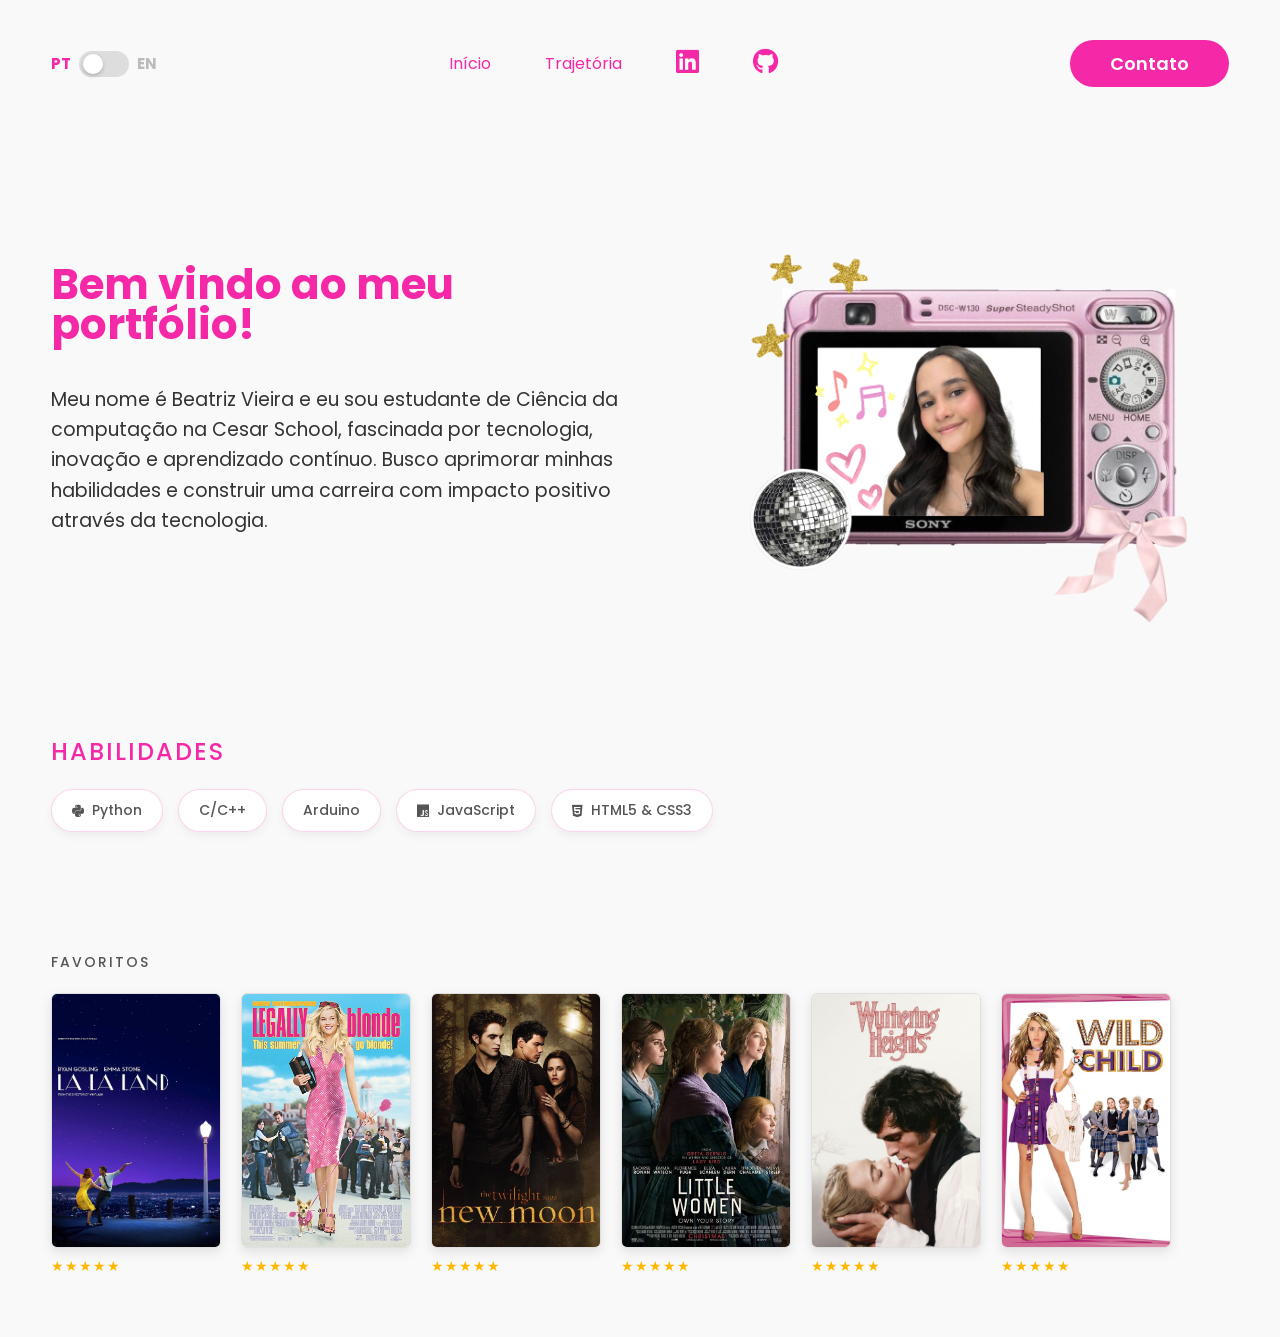
<file: index.html>
<!DOCTYPE html>
<html lang="pt-br">
<head>
    <meta charset="UTF-8">
    <meta name="viewport" content="width=device-width, initial-scale=1.0">
    <link rel="stylesheet" href="style.css">
    
    <link rel="preconnect" href="https://fonts.googleapis.com">
    <link rel="preconnect" href="https://fonts.gstatic.com" crossorigin>
    <link href="https://fonts.googleapis.com/css2?family=Poppins:ital,wght@0,100;0,200;0,300;0,400;0,500;0,600;1,100;1,200;1,300;1,400;1,500;1,600&display=swap" rel="stylesheet">
    
    <link rel="stylesheet" href="https://cdnjs.cloudflare.com/ajax/libs/font-awesome/6.4.0/css/all.min.css">
    
    <title>Beatriz Vieira</title>
</head>
<body>
    <header>
        <div class="interface">
            
            <div class="toggle-container">
                <span class="idioma-texto ativo">PT</span>
                <a href="index-en.html" class="toggle-switch">
                    <span class="toggle-circle"></span>
                </a>
                <span class="idioma-texto">EN</span>
            </div>

            <nav class="menu-desktop">
                <ul>
                    <li><a href="index.html">Início</a></li>
                    <li><a href="trajetoria.html">Trajetória</a></li>
                    <li><a href="https://www.linkedin.com/in/bvot" target="_blank" title="LinkedIn"><i class="fa-brands fa-linkedin" style="font-size: 26px;"></i></a></li>
                    <li><a href="https://github.com/biavieiraa" target="_blank" title="GitHub"><i class="fa-brands fa-github" style="font-size: 26px;"></i></a></li>
                </ul>
            </nav>

            <div class="contato-bia">
                <a href="mailto:bvot@cesar.school" class="botao-contato">Contato</a>
            </div>

        </div>
    </header>

    <main>
        <section class="topo-do-site escondido">
            <div class="interface">
                <div class="flex">
                    <div class="txt-topo-site">
                        <h1>Bem vindo ao meu portfólio!<span></span></h1>
                        <p style="font-size: 19px; line-height: 1.6; color: #333;">Meu nome é Beatriz Vieira e eu sou estudante de Ciência da computação na Cesar School, fascinada por tecnologia, inovação e aprendizado contínuo. Busco aprimorar minhas habilidades e construir uma carreira com impacto positivo através da tecnologia.</p>
                    </div>

                    <div class="img-topo-site">
                        <img src="images/triz.jpg" alt="Foto de Beatriz Vieira" width="500">
                    </div>
                </div>
            </div>
        </section>

        <section class="secao-habilidades escondido">
            <div class="interface">
                <h2 class="titulo-favoritos" style="color: rgb(245, 41, 167); font-size: 24px;">HABILIDADES</h2>
                
                <div class="grid-habilidades">
                    <div class="hab-badge"><i class="fa-brands fa-python"></i> Python</div>
                    <div class="hab-badge">C/C++</div>
                    <div class="hab-badge">Arduino</div>
                    <div class="hab-badge"><i class="fa-brands fa-js"></i> JavaScript</div>
                    <div class="hab-badge"><i class="fa-brands fa-html5"></i> HTML5 & CSS3</div>
                </div>
            </div>
        </section>

        <section class="secao-letterboxd escondido">
            <div class="interface">
                <h2 class="titulo-favoritos">FAVORITOS</h2>
                
                <div class="grid-favoritos">
                    <div class="item-filme">
                        <div class="poster">
                            <img src="images/lalaland.jpg" alt="La La Land">
                        </div>
                        <div class="estrelas-filme">★★★★★</div>
                    </div>

                    <div class="item-filme">
                        <div class="poster">
                            <img src="images/legallyblonde.jpg" alt="Legalmente Loira">
                        </div>
                        <div class="estrelas-filme">★★★★★</div>
                    </div>

                    <div class="item-filme">
                        <div class="poster">
                            <img src="images/twilight.jpg" alt="Crepúsculo: Lua Nova">
                        </div>
                        <div class="estrelas-filme">★★★★★</div>
                    </div>

                    <div class="item-filme">
                        <div class="poster">
                            <img src="images/littlewomen.jpg" alt="Little Women">
                        </div>
                        <div class="estrelas-filme">★★★★★</div>
                    </div>

                    <div class="item-filme">
                        <div class="poster">
                            <img src="images/filme5.jpg" alt="Filme 5">
                        </div>
                        <div class="estrelas-filme">★★★★★</div>
                    </div>

                    <div class="item-filme">
                        <div class="poster">
                            <img src="images/filme6.jpg" alt="Filme 6">
                        </div>
                        <div class="estrelas-filme">★★★★★</div>
                    </div>
                </div>
            </div>
        </section>
    </main>

    <script>
        const observer = new IntersectionObserver((entries) => {
            entries.forEach((entry) => {
                if (entry.isIntersecting) {
                    entry.target.classList.add('mostrar');
                }
            });
        });
        const elementosOcultos = document.querySelectorAll('.escondido');
        elementosOcultos.forEach((el) => observer.observe(el));
    </script>
</body>
</html>
</file>
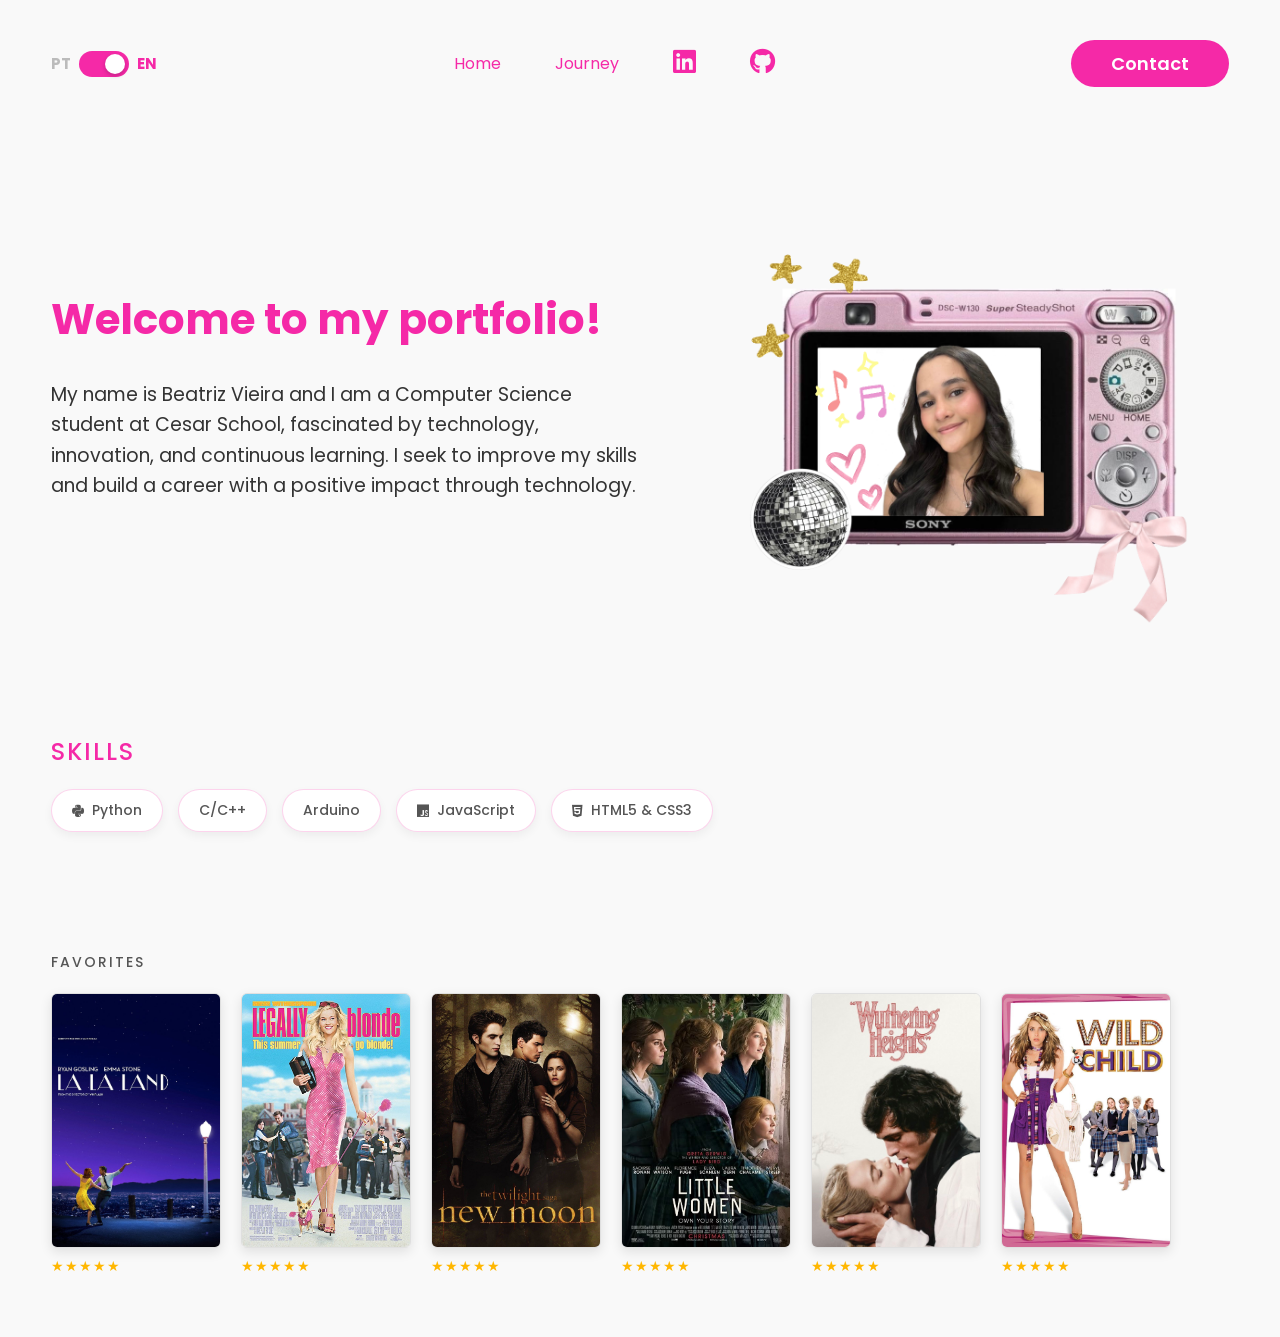
<file: index-en.html>
<!DOCTYPE html>
<html lang="en">
<head>
    <meta charset="UTF-8">
    <meta name="viewport" content="width=device-width, initial-scale=1.0">
    <link rel="stylesheet" href="style.css">
    
    <link rel="preconnect" href="https://fonts.googleapis.com">
    <link rel="preconnect" href="https://fonts.gstatic.com" crossorigin>
    <link href="https://fonts.googleapis.com/css2?family=Poppins:ital,wght@0,100;0,200;0,300;0,400;0,500;0,600;1,100;1,200;1,300;1,400;1,500;1,600&display=swap" rel="stylesheet">
    
    <link rel="stylesheet" href="https://cdnjs.cloudflare.com/ajax/libs/font-awesome/6.4.0/css/all.min.css">
    
    <title>Beatriz Vieira - Portfolio</title>
</head>
<body>
    <header>
        <div class="interface">
            
            <div class="toggle-container">
                <span class="idioma-texto">PT</span>
                <a href="index.html" class="toggle-switch active-en">
                    <span class="toggle-circle"></span>
                </a>
                <span class="idioma-texto ativo">EN</span>
            </div>

            <nav class="menu-desktop">
                <ul>
                    <li><a href="index-en.html">Home</a></li>
                    <li><a href="trajetoria-en.html">Journey</a></li>
                    <li><a href="https://www.linkedin.com/in/bvot" target="_blank" title="LinkedIn"><i class="fa-brands fa-linkedin" style="font-size: 26px;"></i></a></li>
                    <li><a href="https://github.com/biavieiraa" target="_blank" title="GitHub"><i class="fa-brands fa-github" style="font-size: 26px;"></i></a></li>
                </ul>
            </nav>

            <div class="contato-bia">
                <a href="mailto:bvot@cesar.school" class="botao-contato">Contact</a>
            </div>

        </div>
    </header>

    <main>
        <section class="topo-do-site escondido">
            <div class="interface">
                <div class="flex">
                    <div class="txt-topo-site">
                        <h1>Welcome to my portfolio!<span></span></h1>
                        <p style="font-size: 19px; line-height: 1.6; color: #333;">My name is Beatriz Vieira and I am a Computer Science student at Cesar School, fascinated by technology, innovation, and continuous learning. I seek to improve my skills and build a career with a positive impact through technology.</p>
                    </div>

                    <div class="img-topo-site">
                        <img src="images/triz.jpg" alt="Photo of Beatriz Vieira" width="500">
                    </div>
                </div>
            </div>
        </section>

        <section class="secao-habilidades escondido">
            <div class="interface">
                <h2 class="titulo-favoritos" style="color: rgb(245, 41, 167); font-size: 24px;">SKILLS</h2>
                
                <div class="grid-habilidades">
                    <div class="hab-badge"><i class="fa-brands fa-python"></i> Python</div>
                    <div class="hab-badge">C/C++</div>
                    <div class="hab-badge">Arduino</div>
                    <div class="hab-badge"><i class="fa-brands fa-js"></i> JavaScript</div>
                    <div class="hab-badge"><i class="fa-brands fa-html5"></i> HTML5 & CSS3</div>
                </div>
            </div>
        </section>

        <section class="secao-letterboxd escondido">
            <div class="interface">
                <h2 class="titulo-favoritos">FAVORITES</h2>
                
                <div class="grid-favoritos">
                    <div class="item-filme">
                        <div class="poster">
                            <img src="images/lalaland.jpg" alt="La La Land">
                        </div>
                        <div class="estrelas-filme">★★★★★</div>
                    </div>

                    <div class="item-filme">
                        <div class="poster">
                            <img src="images/legallyblonde.jpg" alt="Legally Blonde">
                        </div>
                        <div class="estrelas-filme">★★★★★</div>
                    </div>

                    <div class="item-filme">
                        <div class="poster">
                            <img src="images/twilight.jpg" alt="Twilight: New Moon">
                        </div>
                        <div class="estrelas-filme">★★★★★</div>
                    </div>

                    <div class="item-filme">
                        <div class="poster">
                            <img src="images/littlewomen.jpg" alt="Little Women">
                        </div>
                        <div class="estrelas-filme">★★★★★</div>
                    </div>

                    <div class="item-filme">
                        <div class="poster">
                            <img src="images/filme5.jpg" alt="Movie 5">
                        </div>
                        <div class="estrelas-filme">★★★★★</div>
                    </div>

                    <div class="item-filme">
                        <div class="poster">
                            <img src="images/filme6.jpg" alt="Movie 6">
                        </div>
                        <div class="estrelas-filme">★★★★★</div>
                    </div>
                </div>
            </div>
        </section>
    </main>

    <script>
        const observer = new IntersectionObserver((entries) => {
            entries.forEach((entry) => {
                if (entry.isIntersecting) {
                    entry.target.classList.add('mostrar');
                }
            });
        });
        const elementosOcultos = document.querySelectorAll('.escondido');
        elementosOcultos.forEach((el) => observer.observe(el));
    </script>
</body>
</html>
</file>
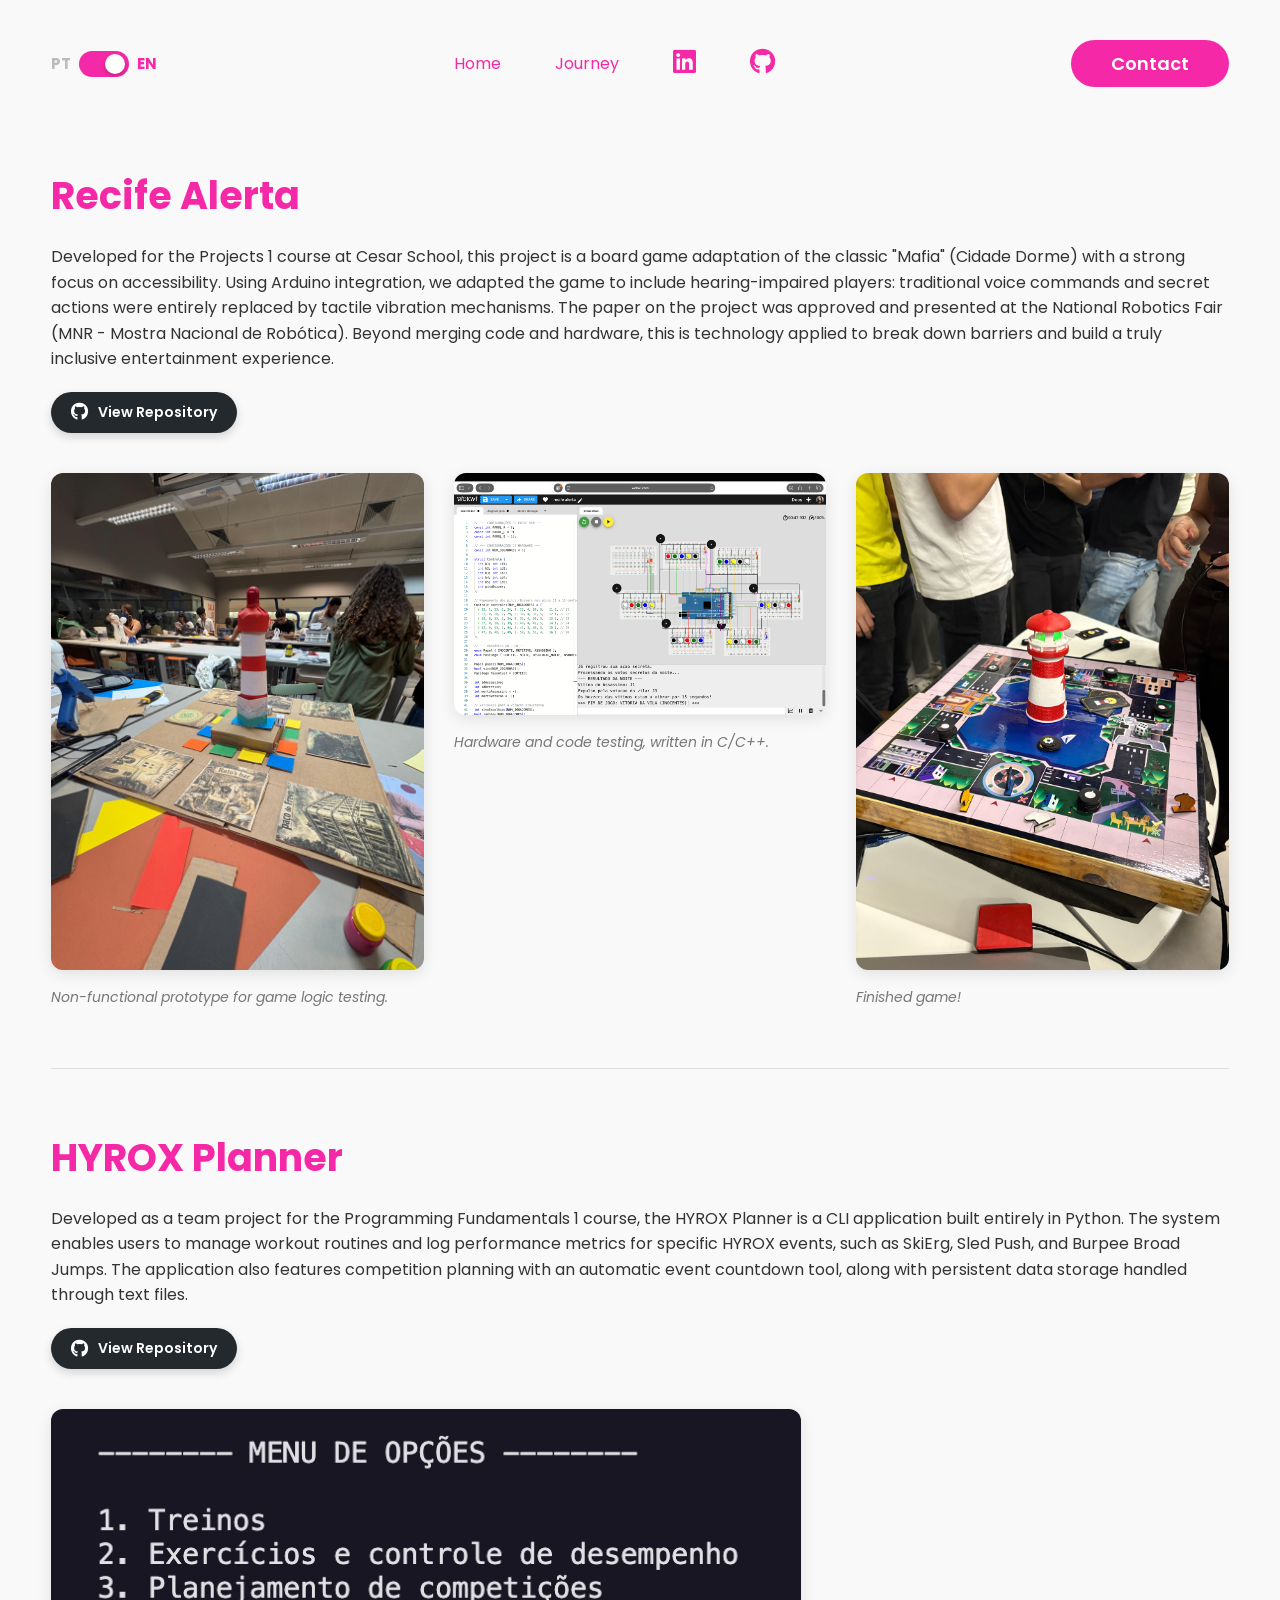
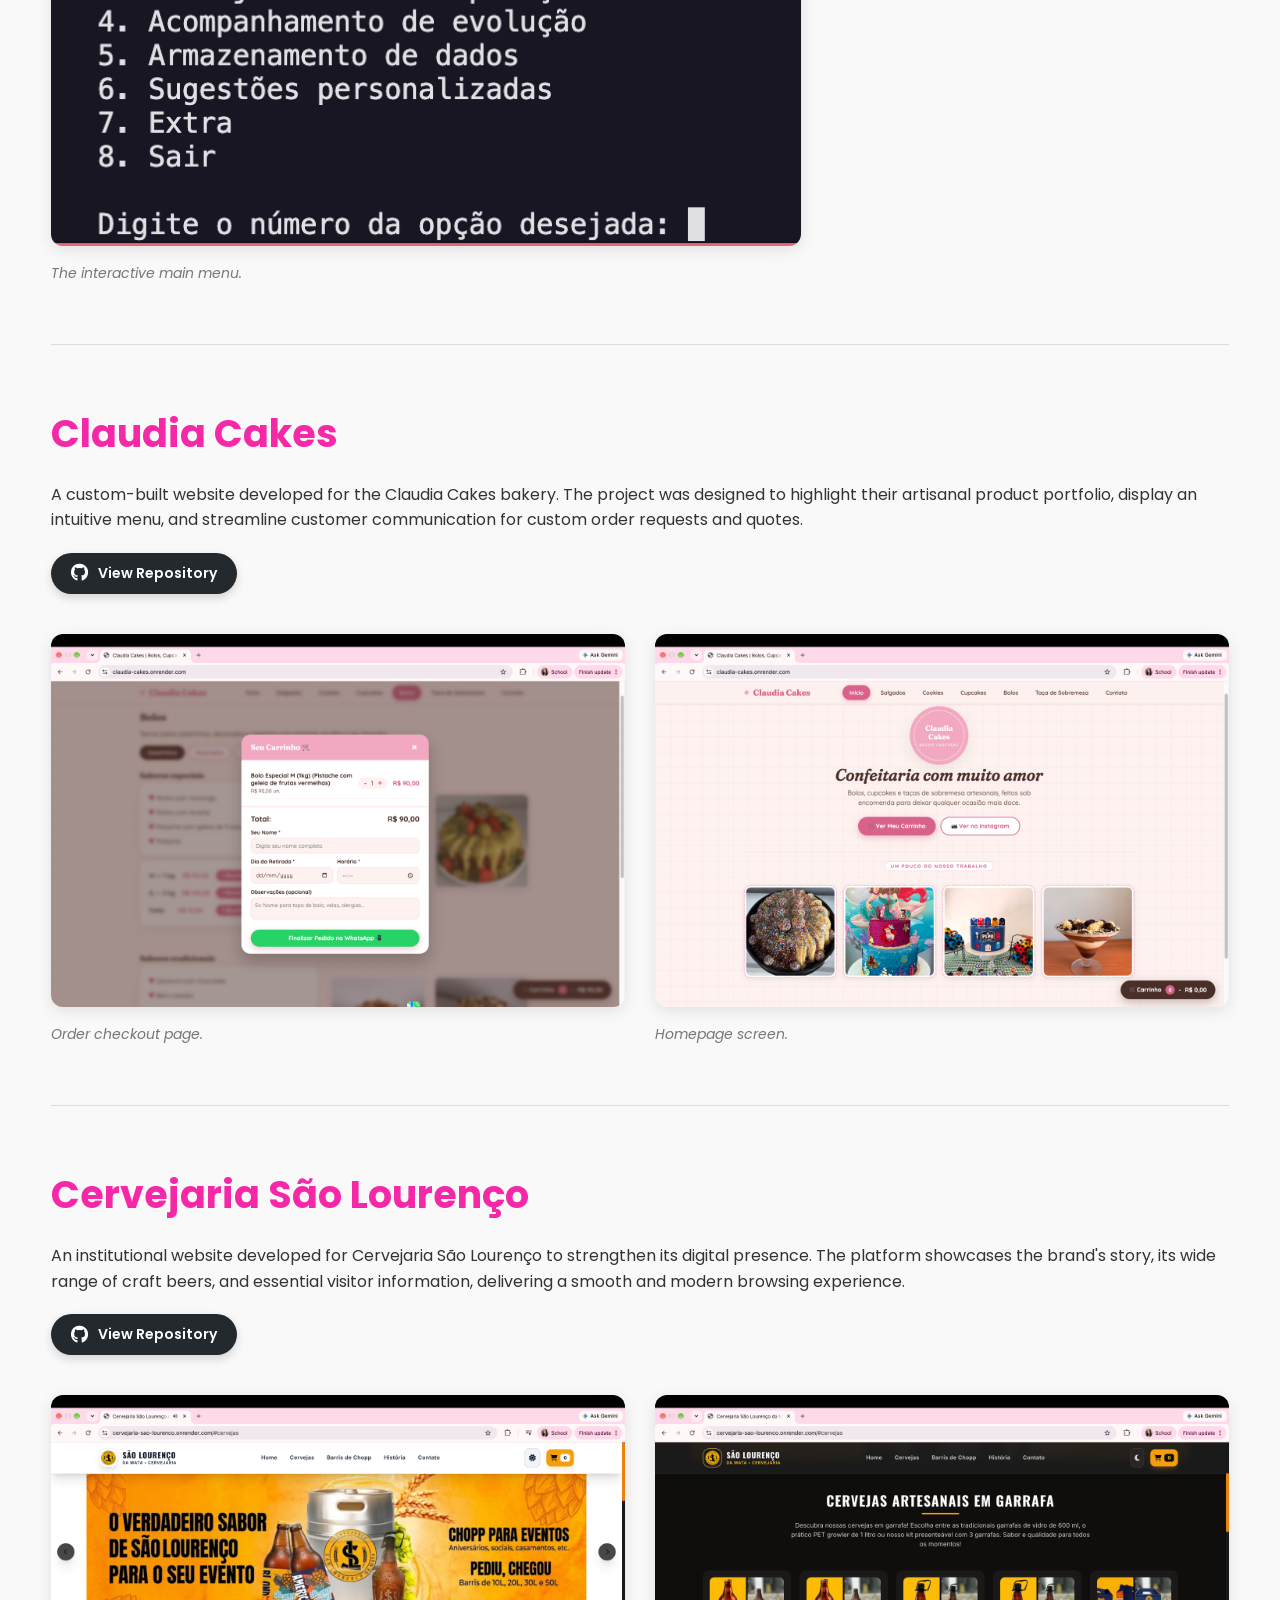
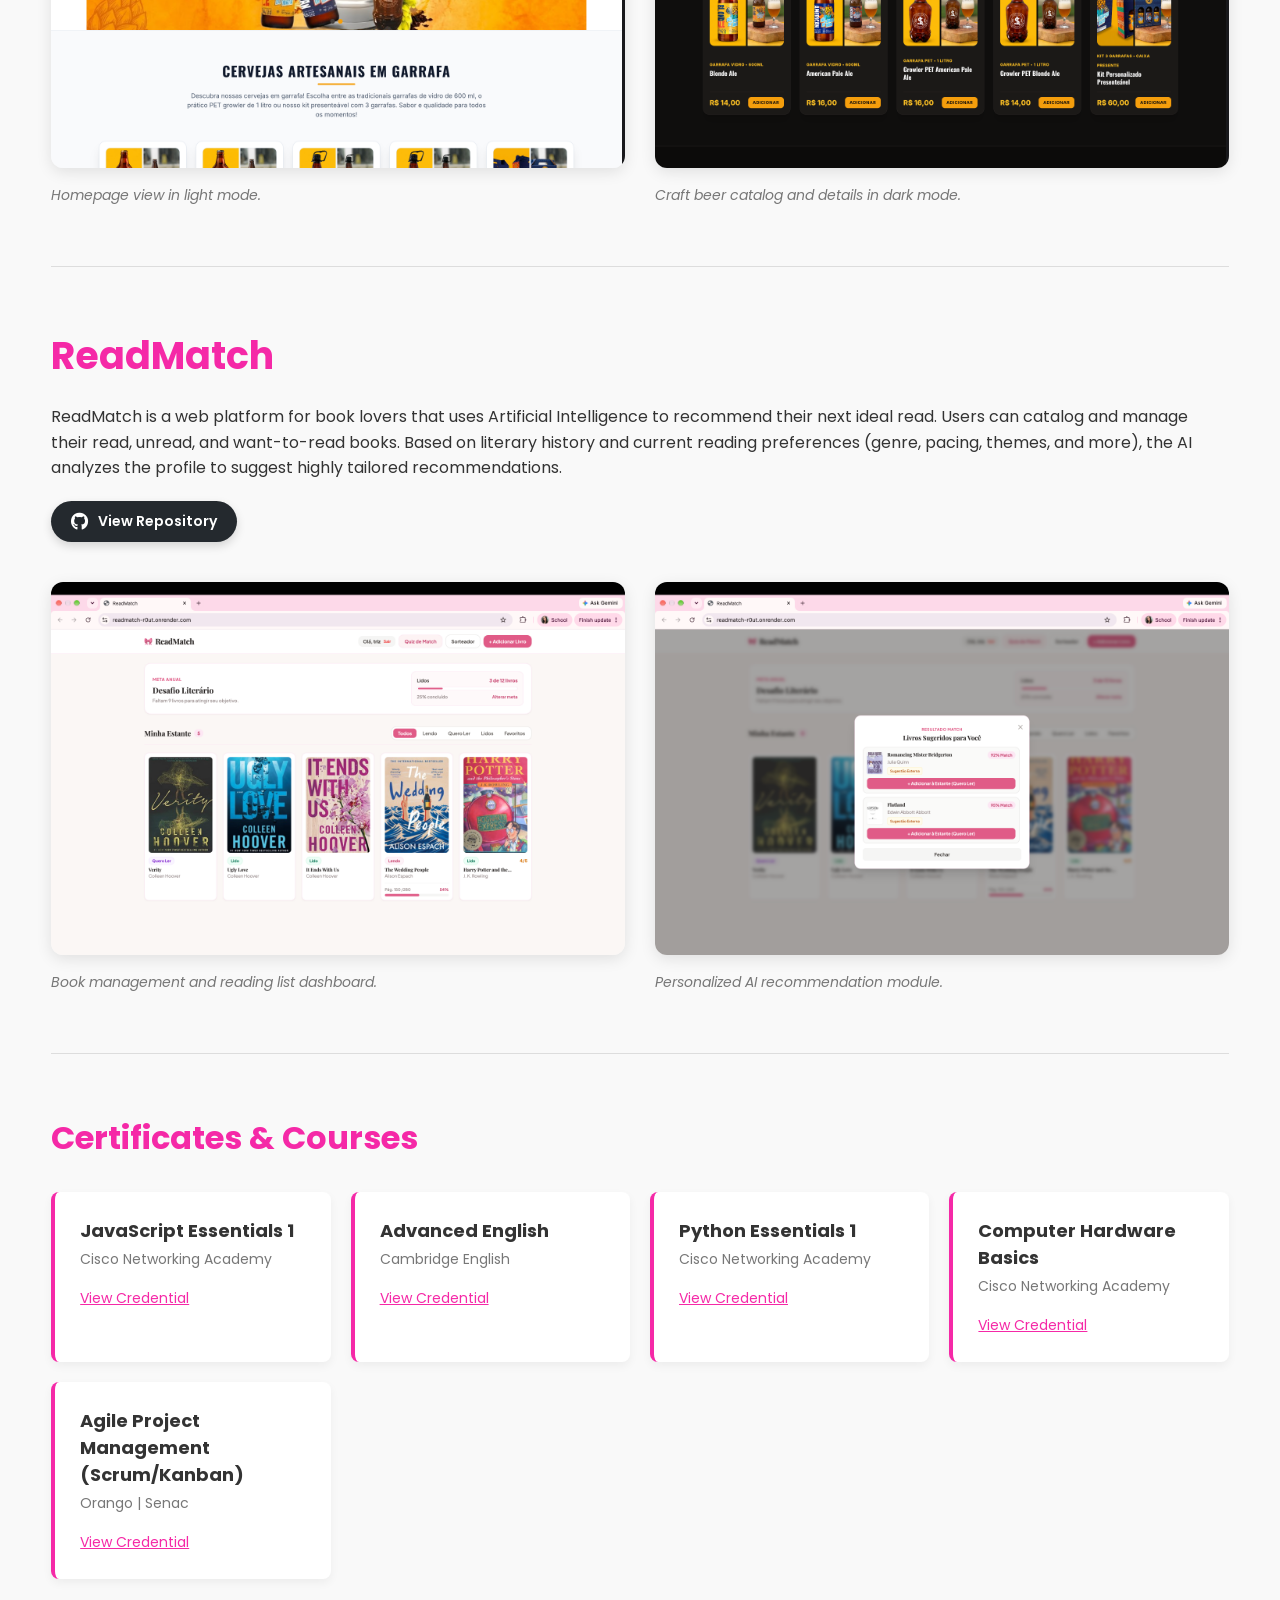
<file: trajetoria-en.html>
<!DOCTYPE html>
<html lang="en">
<head>
    <meta charset="UTF-8">
    <meta name="viewport" content="width=device-width, initial-scale=1.0">
    <link rel="stylesheet" href="style.css">
    
    <link rel="preconnect" href="https://fonts.googleapis.com">
    <link rel="preconnect" href="https://fonts.gstatic.com" crossorigin>
    <link href="https://fonts.googleapis.com/css2?family=Poppins:ital,wght@0,100;0,200;0,300;0,400;0,500;0,600;1,100;1,200;1,300;1,400;1,500;1,600&display=swap" rel="stylesheet">
    
    <link rel="stylesheet" href="https://cdnjs.cloudflare.com/ajax/libs/font-awesome/6.4.0/css/all.min.css">
    
    <title>Journey - Beatriz Vieira</title>
</head>
<body>
    <header>
        <div class="interface">
            
            <div class="toggle-container">
                <span class="idioma-texto">PT</span>
                
                <a href="trajetoria.html" class="toggle-switch active-en">
                    <span class="toggle-circle"></span>
                </a>
                
                <span class="idioma-texto ativo">EN</span>
            </div>

            <nav class="menu-desktop">
                <ul>
                    <li><a href="index-en.html">Home</a></li>
                    <li><a href="trajetoria-en.html">Journey</a></li>
                    <li><a href="https://www.linkedin.com/in/bvot" target="_blank" title="LinkedIn"><i class="fa-brands fa-linkedin" style="font-size: 26px;"></i></a></li>
                    <li><a href="https://github.com/biavieiraa" target="_blank" title="GitHub"><i class="fa-brands fa-github" style="font-size: 26px;"></i></a></li>
                </ul>
            </nav>

            <div class="contato-bia">
                <a href="mailto:bvot@cesar.school">Contact</a>
            </div>

        </div>
    </header>

    <main>
        <section class="escondido" style="padding: 40px 0 80px 0;">
            <div class="interface">
                
                <!-- Recife Alerta -->
                <h1 style="color: rgb(245, 41, 167); font-size: 38px; margin-bottom: 20px;">Recife Alerta</h1>
                
                <p style="color: #333; font-size: 16px; margin-bottom: 20px; line-height: 1.6;">
                    Developed for the Projects 1 course at Cesar School, this project is a board game adaptation of the classic "Mafia" (Cidade Dorme) with a strong focus on accessibility. Using Arduino integration, we adapted the game to include hearing-impaired players: traditional voice commands and secret actions were entirely replaced by tactile vibration mechanisms. The paper on the project was approved and presented at the National Robotics Fair (MNR - Mostra Nacional de Robótica). Beyond merging code and hardware, this is technology applied to break down barriers and build a truly inclusive entertainment experience.
                </p>

                <div style="margin-bottom: 40px;">
                    <a href="https://github.com/biavieiraa/recife-alerta" target="_blank" style="display: inline-flex; align-items: center; gap: 10px; background-color: #24292e; color: #fff; padding: 10px 20px; border-radius: 30px; font-size: 14px; font-weight: 600; text-decoration: none; transition: 0.2s; box-shadow: 0 4px 10px rgba(0,0,0,0.15);" onmouseover="this.style.backgroundColor='rgb(245, 41, 167)'; this.style.transform='scale(1.03)';" onmouseout="this.style.backgroundColor='#24292e'; this.style.transform='scale(1)';">
                        <i class="fa-brands fa-github" style="font-size: 18px;"></i> View Repository
                    </a>
                </div>

                <div class="grid-projetos-fotos" style="margin-bottom: 60px;">
                    <div>
                        <img src="images/rec-alerta.jpg" alt="Screenshot 1 of Recife Alerta project" class="img-projeto">
                        <p style="color: #777; font-size: 14px; margin-top: 10px; font-style: italic;">Non-functional prototype for game logic testing.</p>
                    </div>
                    <div>
                        <img src="images/printrec.png" alt="Screenshot 2 of Recife Alerta project" class="img-projeto">
                        <p style="color: #777; font-size: 14px; margin-top: 10px; font-style: italic;">Hardware and code testing, written in C/C++.</p>
                    </div>
                    <div>
                        <img src="images/tab.jpeg" alt="Finished Recife Alerta game" class="img-projeto">
                        <p style="color: #777; font-size: 14px; margin-top: 10px; font-style: italic;">Finished game!</p>
                    </div>
                </div>

                <hr style="border: none; border-top: 1px solid #ddd; margin-bottom: 60px;">

                <!-- HYROX Planner -->
                <h1 style="color: rgb(245, 41, 167); font-size: 38px; margin-bottom: 20px;">HYROX Planner</h1>
                
                <p style="color: #333; font-size: 16px; margin-bottom: 20px; line-height: 1.6;">
                    Developed as a team project for the Programming Fundamentals 1 course, the HYROX Planner is a CLI application built entirely in Python. The system enables users to manage workout routines and log performance metrics for specific HYROX events, such as SkiErg, Sled Push, and Burpee Broad Jumps. The application also features competition planning with an automatic event countdown tool, along with persistent data storage handled through text files.
                </p>

                <div style="margin-bottom: 40px;">
                    <a href="https://github.com/laisaraujom/projeto-hyrox" target="_blank" style="display: inline-flex; align-items: center; gap: 10px; background-color: #24292e; color: #fff; padding: 10px 20px; border-radius: 30px; font-size: 14px; font-weight: 600; text-decoration: none; transition: 0.2s; box-shadow: 0 4px 10px rgba(0,0,0,0.15);" onmouseover="this.style.backgroundColor='rgb(245, 41, 167)'; this.style.transform='scale(1.03)';" onmouseout="this.style.backgroundColor='#24292e'; this.style.transform='scale(1)';">
                        <i class="fa-brands fa-github" style="font-size: 18px;"></i> View Repository
                    </a>
                </div>

                <div style="margin-bottom: 60px;">
                    <div style="max-width: 750px;">
                        <img src="images/hyrox-print.png" alt="HYROX Planner CLI interface" class="img-projeto" style="background-color: #000;">
                        <p style="color: #777; font-size: 14px; margin-top: 10px; font-style: italic;">The interactive main menu.</p>
                    </div>
                </div>

                <hr style="border: none; border-top: 1px solid #ddd; margin-bottom: 60px;">

                <!-- Claudia Cakes -->
                <h1 style="color: rgb(245, 41, 167); font-size: 38px; margin-bottom: 20px;">Claudia Cakes</h1>
                
                <p style="color: #333; font-size: 16px; margin-bottom: 20px; line-height: 1.6;">
                    A custom-built website developed for the Claudia Cakes bakery. The project was designed to highlight their artisanal product portfolio, display an intuitive menu, and streamline customer communication for custom order requests and quotes.
                </p>

                <div style="margin-bottom: 40px;">
                    <a href="https://github.com/biavieiraa/claudia-cakes" target="_blank" style="display: inline-flex; align-items: center; gap: 10px; background-color: #24292e; color: #fff; padding: 10px 20px; border-radius: 30px; font-size: 14px; font-weight: 600; text-decoration: none; transition: 0.2s; box-shadow: 0 4px 10px rgba(0,0,0,0.15);" onmouseover="this.style.backgroundColor='rgb(245, 41, 167)'; this.style.transform='scale(1.03)';" onmouseout="this.style.backgroundColor='#24292e'; this.style.transform='scale(1)';">
                        <i class="fa-brands fa-github" style="font-size: 18px;"></i> View Repository
                    </a>
                </div>

                <div class="grid-projetos-fotos" style="margin-bottom: 60px;">
                    <div>
                        <img src="images/claudia-cakes-1.png" alt="Claudia Cakes order checkout page" class="img-projeto">
                        <p style="color: #777; font-size: 14px; margin-top: 10px; font-style: italic;">Order checkout page.</p>
                    </div>
                    <div>
                        <img src="images/claudia-cakes-2.png" alt="Claudia Cakes homepage" class="img-projeto">
                        <p style="color: #777; font-size: 14px; margin-top: 10px; font-style: italic;">Homepage screen.</p>
                    </div>
                </div>

                <hr style="border: none; border-top: 1px solid #ddd; margin-bottom: 60px;">

                <!-- Cervejaria São Lourenço -->
                <h1 style="color: rgb(245, 41, 167); font-size: 38px; margin-bottom: 20px;">Cervejaria São Lourenço</h1>
                
                <p style="color: #333; font-size: 16px; margin-bottom: 20px; line-height: 1.6;">
                    An institutional website developed for Cervejaria São Lourenço to strengthen its digital presence. The platform showcases the brand's story, its wide range of craft beers, and essential visitor information, delivering a smooth and modern browsing experience.
                </p>

                <div style="margin-bottom: 40px;">
                    <a href="https://github.com/biavieiraa/cervejaria-sao-lourenco" target="_blank" style="display: inline-flex; align-items: center; gap: 10px; background-color: #24292e; color: #fff; padding: 10px 20px; border-radius: 30px; font-size: 14px; font-weight: 600; text-decoration: none; transition: 0.2s; box-shadow: 0 4px 10px rgba(0,0,0,0.15);" onmouseover="this.style.backgroundColor='rgb(245, 41, 167)'; this.style.transform='scale(1.03)';" onmouseout="this.style.backgroundColor='#24292e'; this.style.transform='scale(1)';">
                        <i class="fa-brands fa-github" style="font-size: 18px;"></i> View Repository
                    </a>
                </div>

                <div class="grid-projetos-fotos" style="margin-bottom: 60px;">
                    <div>
                        <img src="images/cervejaria-1.png" alt="Cervejaria São Lourenço homepage" class="img-projeto">
                        <p style="color: #777; font-size: 14px; margin-top: 10px; font-style: italic;">Homepage view in light mode.</p>
                    </div>
                    <div>
                        <img src="images/cervejaria-2.png" alt="Craft beer catalog" class="img-projeto">
                        <p style="color: #777; font-size: 14px; margin-top: 10px; font-style: italic;">Craft beer catalog and details in dark mode.</p>
                    </div>
                </div>

                <hr style="border: none; border-top: 1px solid #ddd; margin-bottom: 60px;">

                <!-- ReadMatch -->
                <h1 style="color: rgb(245, 41, 167); font-size: 38px; margin-bottom: 20px;">ReadMatch</h1>
                
                <p style="color: #333; font-size: 16px; margin-bottom: 20px; line-height: 1.6;">
                    ReadMatch is a web platform for book lovers that uses Artificial Intelligence to recommend their next ideal read. Users can catalog and manage their read, unread, and want-to-read books. Based on literary history and current reading preferences (genre, pacing, themes, and more), the AI analyzes the profile to suggest highly tailored recommendations.
                </p>

                <div style="margin-bottom: 40px;">
                    <a href="https://github.com/biavieiraa/readmatch" target="_blank" style="display: inline-flex; align-items: center; gap: 10px; background-color: #24292e; color: #fff; padding: 10px 20px; border-radius: 30px; font-size: 14px; font-weight: 600; text-decoration: none; transition: 0.2s; box-shadow: 0 4px 10px rgba(0,0,0,0.15);" onmouseover="this.style.backgroundColor='rgb(245, 41, 167)'; this.style.transform='scale(1.03)';" onmouseout="this.style.backgroundColor='#24292e'; this.style.transform='scale(1)';">
                        <i class="fa-brands fa-github" style="font-size: 18px;"></i> View Repository
                    </a>
                </div>

                <div class="grid-projetos-fotos" style="margin-bottom: 60px;">
                    <div>
                        <img src="images/readmatch-1.png" alt="ReadMatch main interface" class="img-projeto">
                        <p style="color: #777; font-size: 14px; margin-top: 10px; font-style: italic;">Book management and reading list dashboard.</p>
                    </div>
                    <div>
                        <img src="images/readmatch-2.png" alt="AI recommendation screen" class="img-projeto">
                        <p style="color: #777; font-size: 14px; margin-top: 10px; font-style: italic;">Personalized AI recommendation module.</p>
                    </div>
                </div>

                <hr style="border: none; border-top: 1px solid #ddd; margin-bottom: 60px;">

                <!-- Certificates & Courses -->
                <h2 style="color: rgb(245, 41, 167); font-size: 32px; margin-bottom: 30px;">Certificates & Courses</h2>
                
                <div style="display: grid; grid-template-columns: repeat(auto-fit, minmax(250px, 1fr)); gap: 20px;">
                    
                    <div style="background-color: #fff; padding: 25px; border-radius: 8px; box-shadow: 0 4px 10px rgba(0,0,0,0.05); border-left: 4px solid rgb(245, 41, 167);">
                        <h3 style="font-size: 18px; color: #333; margin-bottom: 5px;">JavaScript Essentials 1</h3>
                        <p style="font-size: 14px; color: #777; margin-bottom: 15px;">Cisco Networking Academy</p>
                        <a href="images/JavaScript_Essentials_1_certificate_bvot-cesar-school_fc8266eb-54f2-410f-9ace-2bb23b12313e.pdf" target="_blank" style="font-size: 14px; color: rgb(245, 41, 167); text-decoration: underline;">View Credential</a>
                    </div>

                    <div style="background-color: #fff; padding: 25px; border-radius: 8px; box-shadow: 0 4px 10px rgba(0,0,0,0.05); border-left: 4px solid rgb(245, 41, 167);">
                        <h3 style="font-size: 18px; color: #333; margin-bottom: 5px;">Advanced English</h3>
                        <p style="font-size: 14px; color: #777; margin-bottom: 15px;">Cambridge English</p>
                        <a href="images/ingles.jpg" target="_blank" style="font-size: 14px; color: rgb(245, 41, 167); text-decoration: underline;">View Credential</a>
                    </div>

                    <div style="background-color: #fff; padding: 25px; border-radius: 8px; box-shadow: 0 4px 10px rgba(0,0,0,0.05); border-left: 4px solid rgb(245, 41, 167);">
                        <h3 style="font-size: 18px; color: #333; margin-bottom: 5px;">Python Essentials 1</h3>
                        <p style="font-size: 14px; color: #777; margin-bottom: 15px;">Cisco Networking Academy</p>
                        <a href="images/Python_Essentials_1_certificate_bvot-cesar-school_38212e9a-446c-43b8-bd94-a80a33691597.pdf" target="_blank" style="font-size: 14px; color: rgb(245, 41, 167); text-decoration: underline;">View Credential</a>
                    </div>

                    <div style="background-color: #fff; padding: 25px; border-radius: 8px; box-shadow: 0 4px 10px rgba(0,0,0,0.05); border-left: 4px solid rgb(245, 41, 167);">
                        <h3 style="font-size: 18px; color: #333; margin-bottom: 5px;">Computer Hardware Basics</h3>
                        <p style="font-size: 14px; color: #777; margin-bottom: 15px;">Cisco Networking Academy</p>
                        <a href="images/hardwarecisco.jpeg" target="_blank" style="font-size: 14px; color: rgb(245, 41, 167); text-decoration: underline;">View Credential</a>
                    </div>

                    <div style="background-color: #fff; padding: 25px; border-radius: 8px; box-shadow: 0 4px 10px rgba(0,0,0,0.05); border-left: 4px solid rgb(245, 41, 167);">
                        <h3 style="font-size: 18px; color: #333; margin-bottom: 5px;">Agile Project Management (Scrum/Kanban)</h3>
                        <p style="font-size: 14px; color: #777; margin-bottom: 15px;">Orango | Senac</p>
                        <a href="images/kanban.jpeg" target="_blank" style="font-size: 14px; color: rgb(245, 41, 167); text-decoration: underline;">View Credential</a>
                    </div>

                </div>

            </div>
        </section>
    </main>

    <script>
        const observer = new IntersectionObserver((entries) => {
            entries.forEach((entry) => {
                if (entry.isIntersecting) {
                    entry.target.classList.add('mostrar');
                }
            });
        });
        const elementosOcultos = document.querySelectorAll('.escondido');
        elementosOcultos.forEach((el) => observer.observe(el));
    </script>
</body>
</html>
</file>
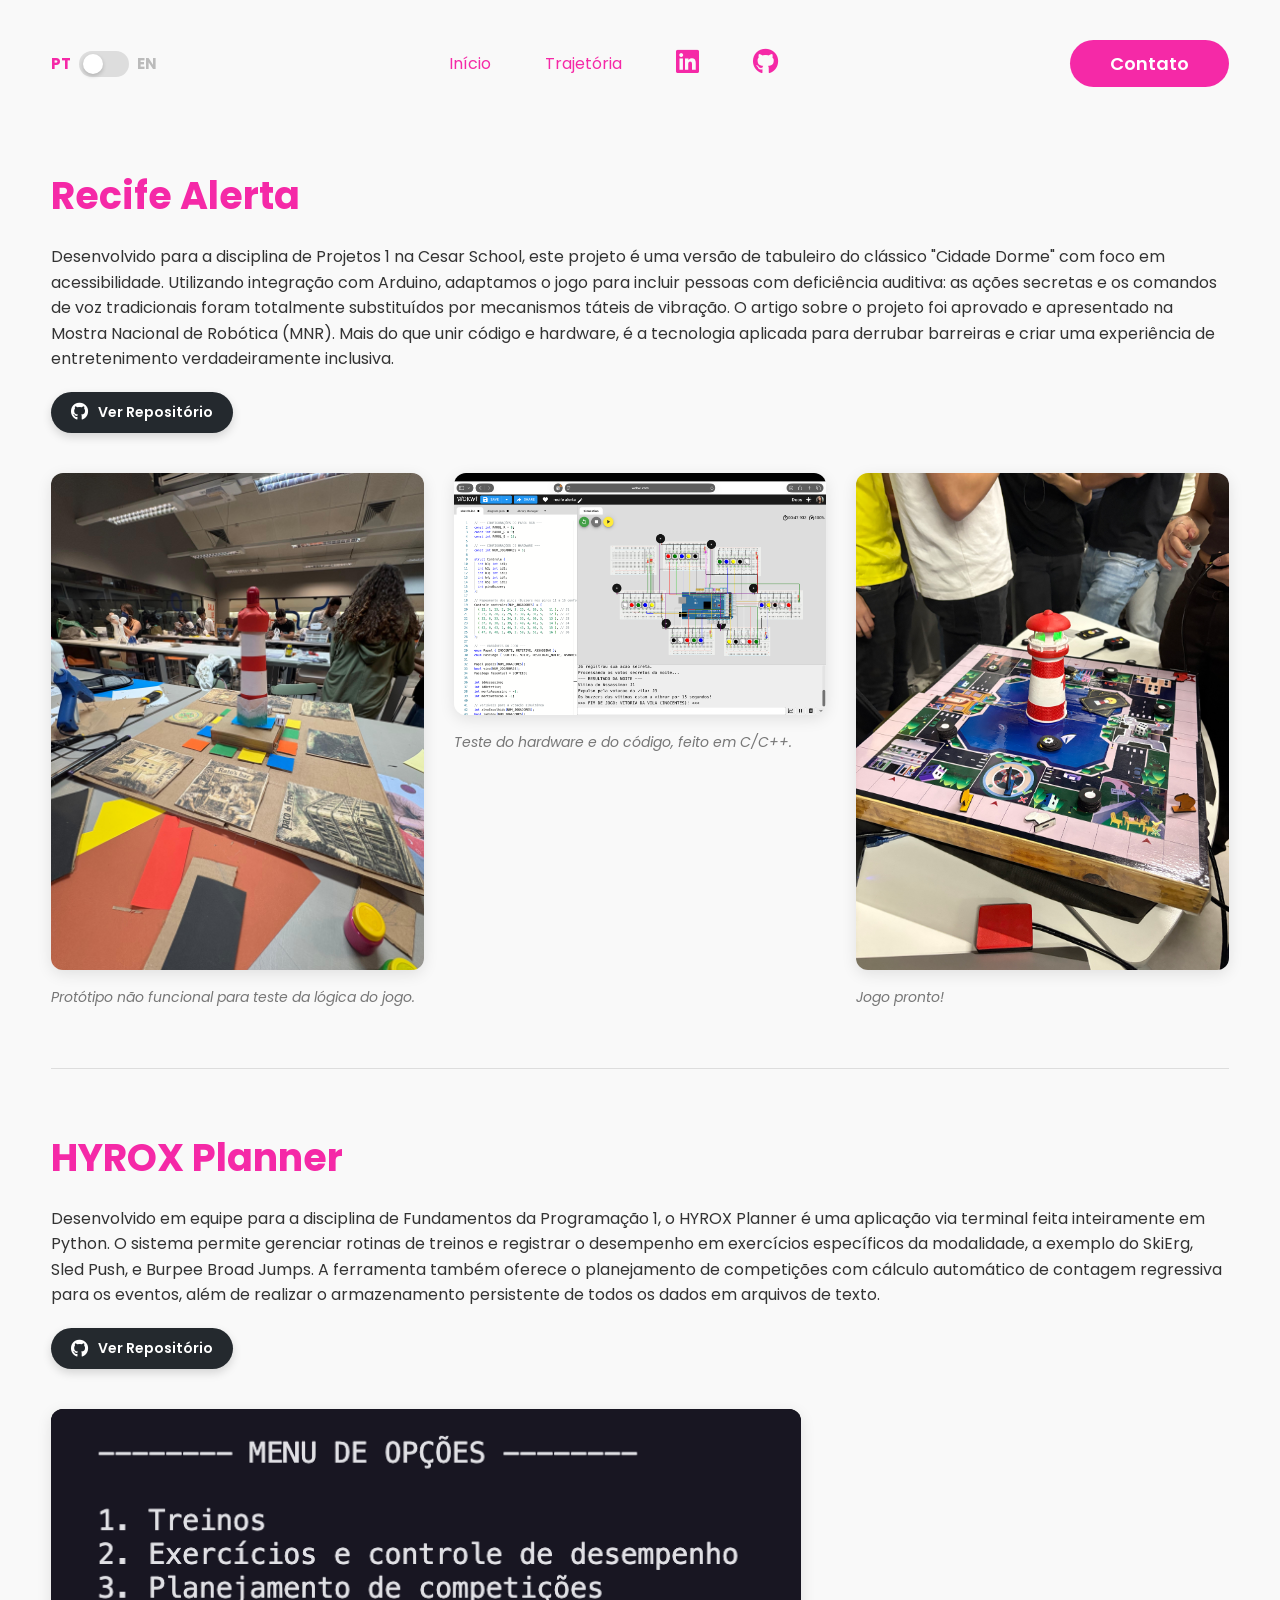
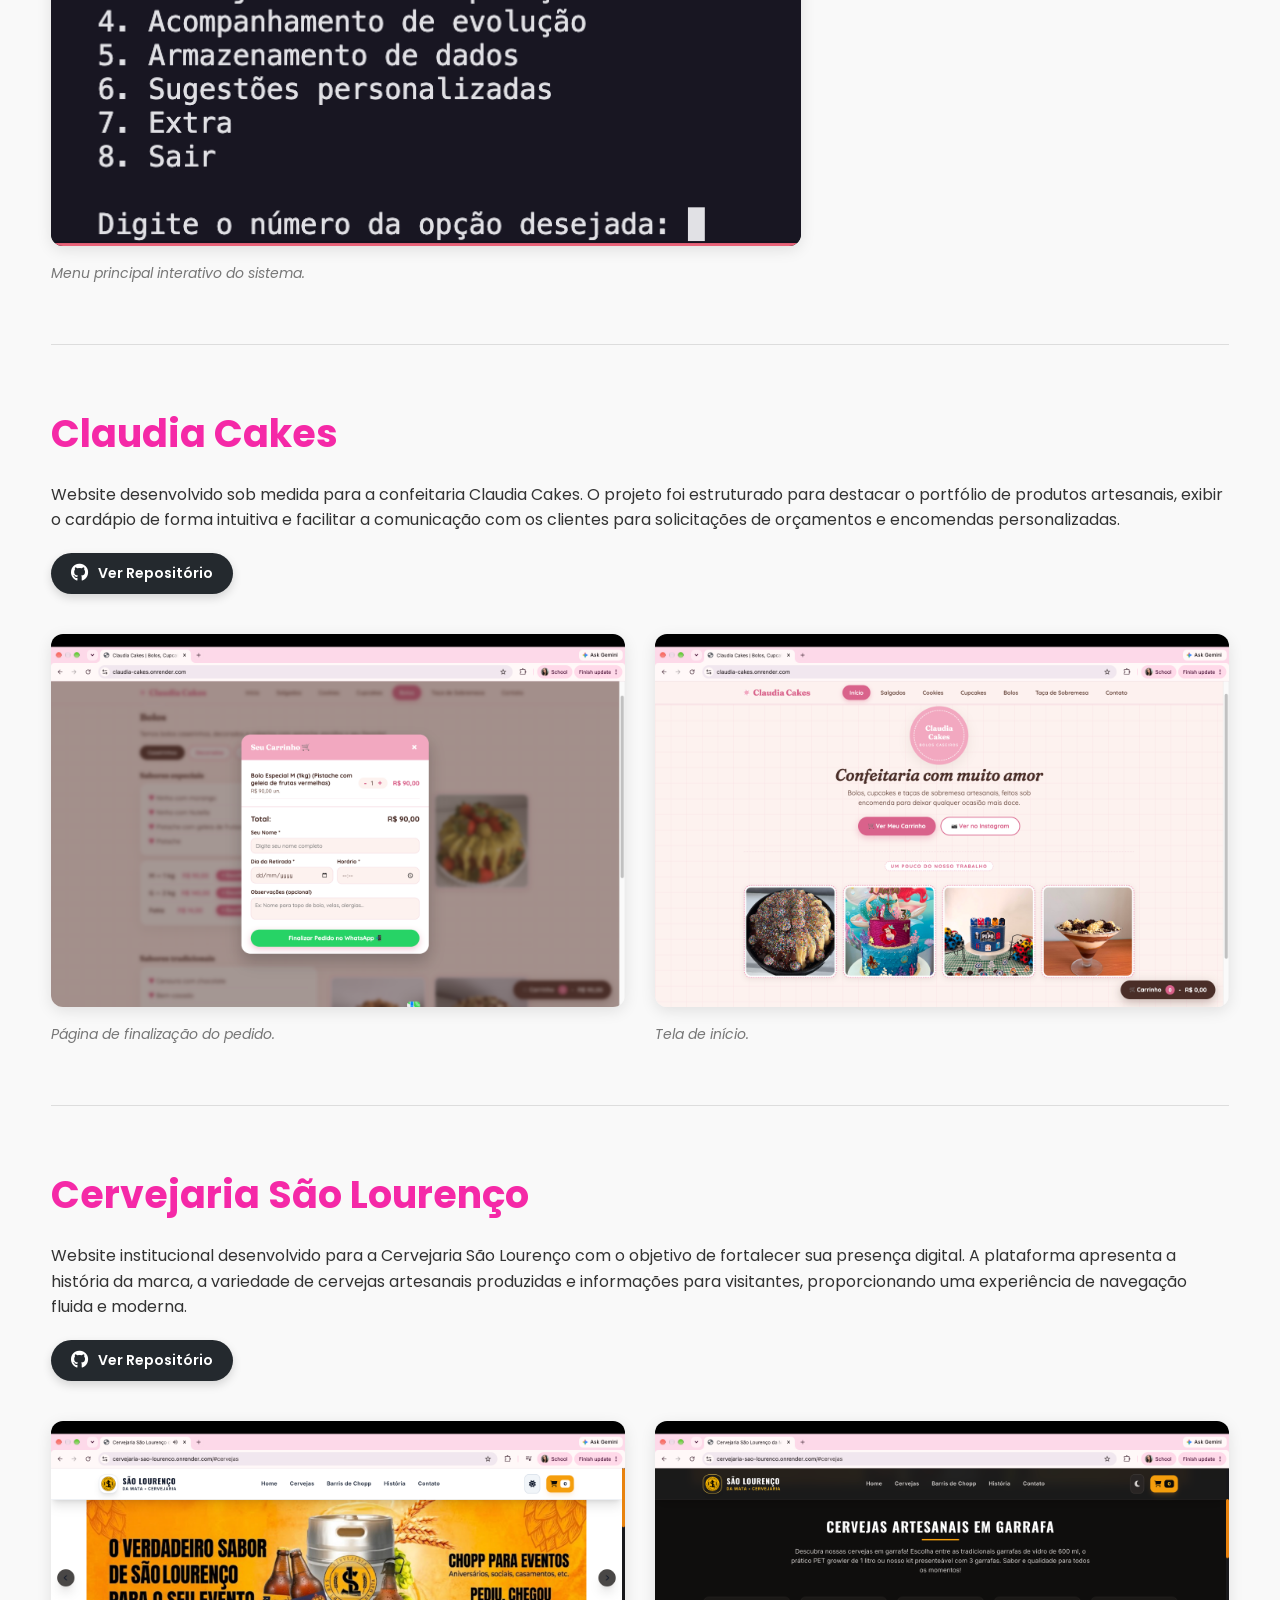
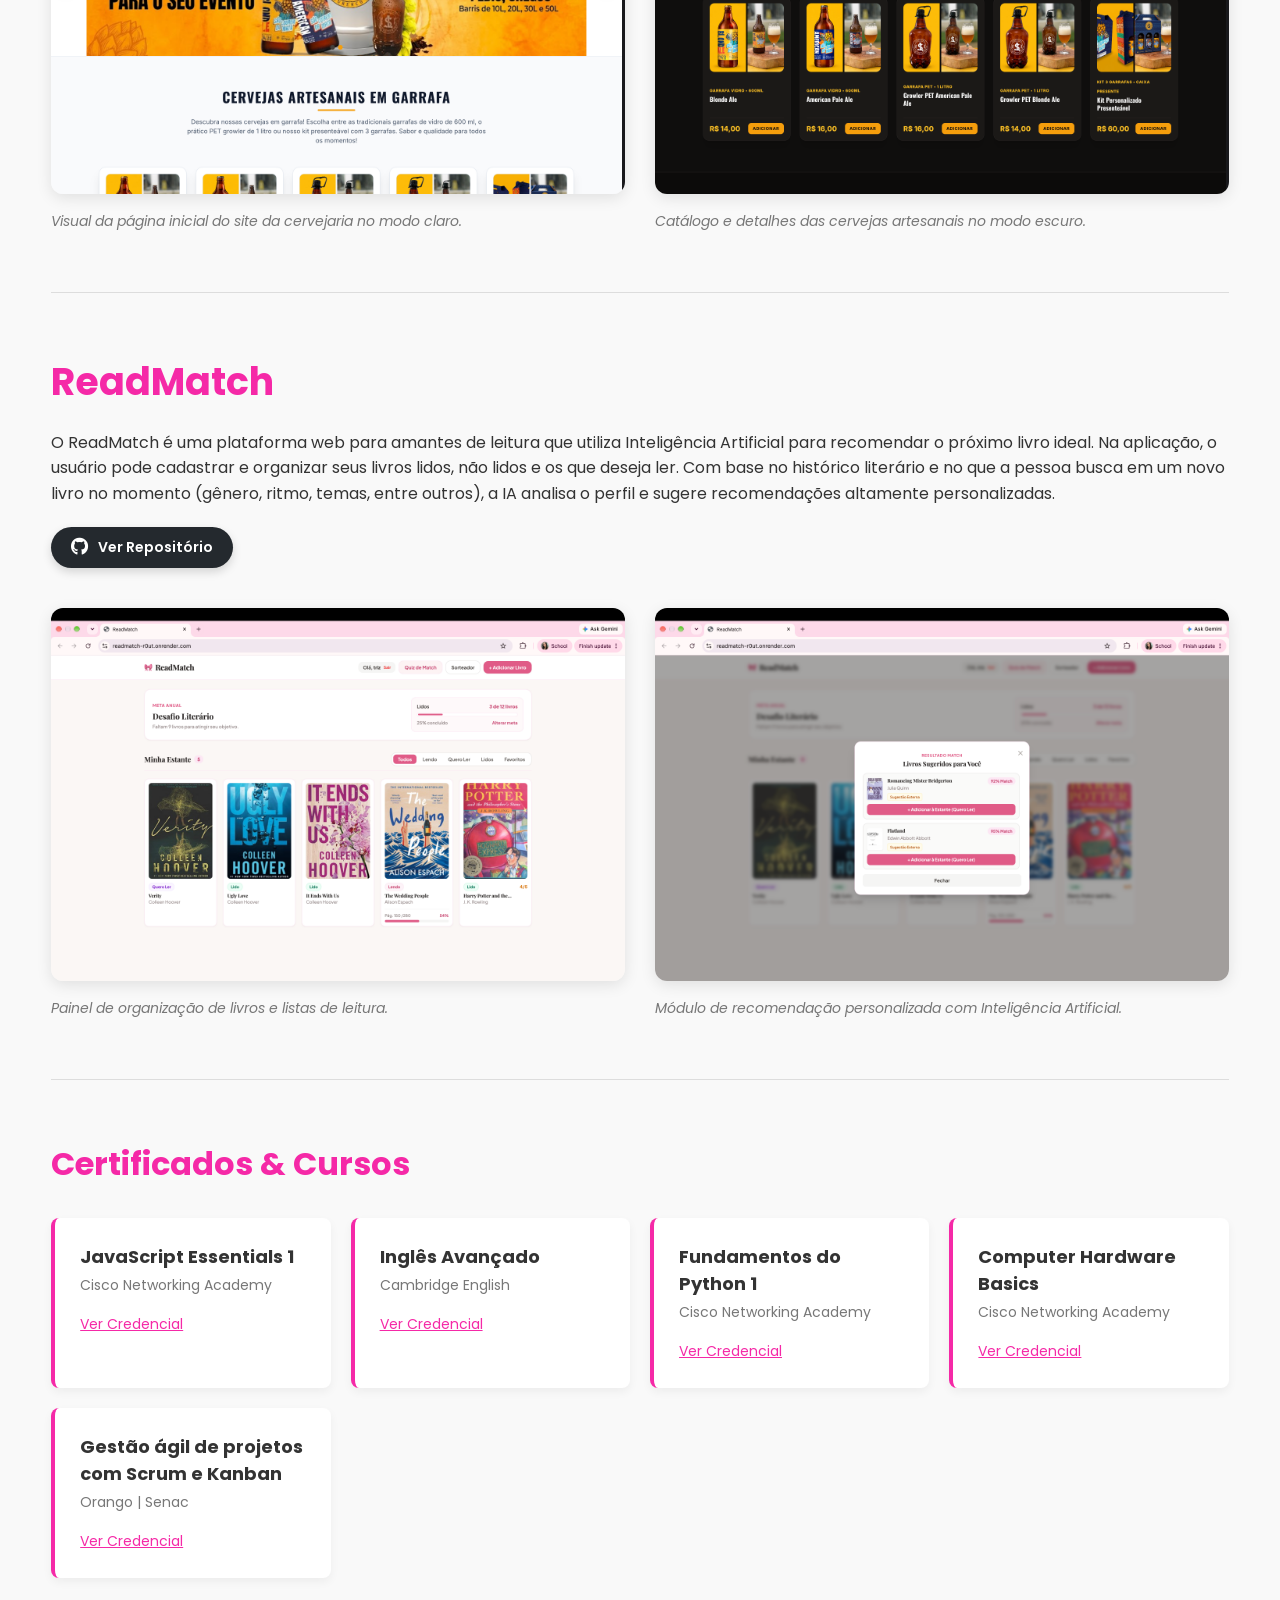
<file: trajetoria.html>
<!DOCTYPE html>
<html lang="pt-br">
<head>
    <meta charset="UTF-8">
    <meta name="viewport" content="width=device-width, initial-scale=1.0">
    <link rel="stylesheet" href="style.css">
    
    <link rel="preconnect" href="https://fonts.googleapis.com">
    <link rel="preconnect" href="https://fonts.gstatic.com" crossorigin>
    <link href="https://fonts.googleapis.com/css2?family=Poppins:ital,wght@0,100;0,200;0,300;0,400;0,500;0,600;1,100;1,200;1,300;1,400;1,500;1,600&display=swap" rel="stylesheet">
    
    <link rel="stylesheet" href="https://cdnjs.cloudflare.com/ajax/libs/font-awesome/6.4.0/css/all.min.css">
    
    <title>Trajetória - Beatriz Vieira</title>
</head>
<body>
    <header>
        <div class="interface">
            
            <div class="toggle-container">
                <span class="idioma-texto ativo">PT</span>
                
                <a href="trajetoria-en.html" class="toggle-switch">
                    <span class="toggle-circle"></span>
                </a>
                
                <span class="idioma-texto">EN</span>
            </div>

            <nav class="menu-desktop">
                <ul>
                    <li><a href="index.html">Início</a></li>
                    <li><a href="trajetoria.html">Trajetória</a></li>
                    <li><a href="https://www.linkedin.com/in/bvot" target="_blank" title="LinkedIn"><i class="fa-brands fa-linkedin" style="font-size: 26px;"></i></a></li>
                    <li><a href="https://github.com/biavieiraa" target="_blank" title="GitHub"><i class="fa-brands fa-github" style="font-size: 26px;"></i></a></li>
                </ul>
            </nav>

            <div class="contato-bia">
                <a href="mailto:bvot@cesar.school">Contato</a>
            </div>

        </div>
    </header>

    <main>
        <section class="escondido" style="padding: 40px 0 80px 0;">
            <div class="interface">
                
                <!-- Recife Alerta -->
                <h1 style="color: rgb(245, 41, 167); font-size: 38px; margin-bottom: 20px;">Recife Alerta</h1>
                
                <p style="color: #333; font-size: 16px; margin-bottom: 20px; line-height: 1.6;">
                    Desenvolvido para a disciplina de Projetos 1 na Cesar School, este projeto é uma versão de tabuleiro do clássico "Cidade Dorme" com foco em acessibilidade. Utilizando integração com Arduino, adaptamos o jogo para incluir pessoas com deficiência auditiva: as ações secretas e os comandos de voz tradicionais foram totalmente substituídos por mecanismos táteis de vibração. O artigo sobre o projeto foi aprovado e apresentado na Mostra Nacional de Robótica (MNR). Mais do que unir código e hardware, é a tecnologia aplicada para derrubar barreiras e criar uma experiência de entretenimento verdadeiramente inclusiva.
                </p>

                <div style="margin-bottom: 40px;">
                    <a href="https://github.com/biavieiraa/recife-alerta" target="_blank" style="display: inline-flex; align-items: center; gap: 10px; background-color: #24292e; color: #fff; padding: 10px 20px; border-radius: 30px; font-size: 14px; font-weight: 600; text-decoration: none; transition: 0.2s; box-shadow: 0 4px 10px rgba(0,0,0,0.15);" onmouseover="this.style.backgroundColor='rgb(245, 41, 167)'; this.style.transform='scale(1.03)';" onmouseout="this.style.backgroundColor='#24292e'; this.style.transform='scale(1)';">
                        <i class="fa-brands fa-github" style="font-size: 18px;"></i> Ver Repositório
                    </a>
                </div>

                <div class="grid-projetos-fotos" style="margin-bottom: 60px;">
                    <div>
                        <img src="images/rec-alerta.jpg" alt="Print 1 do projeto Recife Alerta" class="img-projeto">
                        <p style="color: #777; font-size: 14px; margin-top: 10px; font-style: italic;">Protótipo não funcional para teste da lógica do jogo.</p>
                    </div>
                    <div>
                        <img src="images/printrec.png" alt="Print 2 do projeto Recife Alerta" class="img-projeto">
                        <p style="color: #777; font-size: 14px; margin-top: 10px; font-style: italic;">Teste do hardware e do código, feito em C/C++.</p>
                    </div>
                    <div>
                        <img src="images/tab.jpeg" alt="Jogo pronto Recife Alerta" class="img-projeto">
                        <p style="color: #777; font-size: 14px; margin-top: 10px; font-style: italic;">Jogo pronto!</p>
                    </div>
                </div>

                <hr style="border: none; border-top: 1px solid #ddd; margin-bottom: 60px;">

                <!-- HYROX Planner -->
                <h1 style="color: rgb(245, 41, 167); font-size: 38px; margin-bottom: 20px;">HYROX Planner</h1>
                
                <p style="color: #333; font-size: 16px; margin-bottom: 20px; line-height: 1.6;">
                    Desenvolvido em equipe para a disciplina de Fundamentos da Programação 1, o HYROX Planner é uma aplicação via terminal feita inteiramente em Python. O sistema permite gerenciar rotinas de treinos e registrar o desempenho em exercícios específicos da modalidade, a exemplo do SkiErg, Sled Push, e Burpee Broad Jumps. A ferramenta também oferece o planejamento de competições com cálculo automático de contagem regressiva para os eventos, além de realizar o armazenamento persistente de todos os dados em arquivos de texto.
                </p>

                <div style="margin-bottom: 40px;">
                    <a href="https://github.com/laisaraujom/projeto-hyrox" target="_blank" style="display: inline-flex; align-items: center; gap: 10px; background-color: #24292e; color: #fff; padding: 10px 20px; border-radius: 30px; font-size: 14px; font-weight: 600; text-decoration: none; transition: 0.2s; box-shadow: 0 4px 10px rgba(0,0,0,0.15);" onmouseover="this.style.backgroundColor='rgb(245, 41, 167)'; this.style.transform='scale(1.03)';" onmouseout="this.style.backgroundColor='#24292e'; this.style.transform='scale(1)';">
                        <i class="fa-brands fa-github" style="font-size: 18px;"></i> Ver Repositório
                    </a>
                </div>

                <div style="margin-bottom: 60px;">
                    <div style="max-width: 750px;">
                        <img src="images/hyrox-print.png" alt="Print do terminal do HYROX Planner" class="img-projeto" style="background-color: #000;">
                        <p style="color: #777; font-size: 14px; margin-top: 10px; font-style: italic;">Menu principal interativo do sistema.</p>
                    </div>
                </div>

                <hr style="border: none; border-top: 1px solid #ddd; margin-bottom: 60px;">

                <!-- Claudia Cakes -->
                <h1 style="color: rgb(245, 41, 167); font-size: 38px; margin-bottom: 20px;">Claudia Cakes</h1>
                
                <p style="color: #333; font-size: 16px; margin-bottom: 20px; line-height: 1.6;">
                    Website desenvolvido sob medida para a confeitaria Claudia Cakes. O projeto foi estruturado para destacar o portfólio de produtos artesanais, exibir o cardápio de forma intuitiva e facilitar a comunicação com os clientes para solicitações de orçamentos e encomendas personalizadas.
                </p>

                <div style="margin-bottom: 40px;">
                    <a href="https://github.com/biavieiraa/claudia-cakes" target="_blank" style="display: inline-flex; align-items: center; gap: 10px; background-color: #24292e; color: #fff; padding: 10px 20px; border-radius: 30px; font-size: 14px; font-weight: 600; text-decoration: none; transition: 0.2s; box-shadow: 0 4px 10px rgba(0,0,0,0.15);" onmouseover="this.style.backgroundColor='rgb(245, 41, 167)'; this.style.transform='scale(1.03)';" onmouseout="this.style.backgroundColor='#24292e'; this.style.transform='scale(1)';">
                        <i class="fa-brands fa-github" style="font-size: 18px;"></i> Ver Repositório
                    </a>
                </div>

                <div class="grid-projetos-fotos" style="margin-bottom: 60px;">
                    <div>
                        <img src="images/claudia-cakes-1.png" alt="Página inicial do site Claudia Cakes" class="img-projeto">
                        <p style="color: #777; font-size: 14px; margin-top: 10px; font-style: italic;">Página de finalização do pedido.</p>
                    </div>
                    <div>
                        <img src="images/claudia-cakes-2.png" alt="Seção de produtos e cardápio" class="img-projeto">
                        <p style="color: #777; font-size: 14px; margin-top: 10px; font-style: italic;">Tela de início.</p>
                    </div>
                </div>

                <hr style="border: none; border-top: 1px solid #ddd; margin-bottom: 60px;">

                <!-- Cervejaria São Lourenço -->
                <h1 style="color: rgb(245, 41, 167); font-size: 38px; margin-bottom: 20px;">Cervejaria São Lourenço</h1>
                
                <p style="color: #333; font-size: 16px; margin-bottom: 20px; line-height: 1.6;">
                    Website institucional desenvolvido para a Cervejaria São Lourenço com o objetivo de fortalecer sua presença digital. A plataforma apresenta a história da marca, a variedade de cervejas artesanais produzidas e informações para visitantes, proporcionando uma experiência de navegação fluida e moderna.
                </p>

                <div style="margin-bottom: 40px;">
                    <a href="https://github.com/biavieiraa/cervejaria-sao-lourenco" target="_blank" style="display: inline-flex; align-items: center; gap: 10px; background-color: #24292e; color: #fff; padding: 10px 20px; border-radius: 30px; font-size: 14px; font-weight: 600; text-decoration: none; transition: 0.2s; box-shadow: 0 4px 10px rgba(0,0,0,0.15);" onmouseover="this.style.backgroundColor='rgb(245, 41, 167)'; this.style.transform='scale(1.03)';" onmouseout="this.style.backgroundColor='#24292e'; this.style.transform='scale(1)';">
                        <i class="fa-brands fa-github" style="font-size: 18px;"></i> Ver Repositório
                    </a>
                </div>

                <div class="grid-projetos-fotos" style="margin-bottom: 60px;">
                    <div>
                        <img src="images/cervejaria-1.png" alt="Página inicial Cervejaria São Lourenço" class="img-projeto">
                        <p style="color: #777; font-size: 14px; margin-top: 10px; font-style: italic;">Visual da página inicial do site da cervejaria no modo claro.</p>
                    </div>
                    <div>
                        <img src="images/cervejaria-2.png" alt="Catálogo de cervejas" class="img-projeto">
                        <p style="color: #777; font-size: 14px; margin-top: 10px; font-style: italic;">Catálogo e detalhes das cervejas artesanais no modo escuro.</p>
                    </div>
                </div>

                <hr style="border: none; border-top: 1px solid #ddd; margin-bottom: 60px;">

                <!-- ReadMatch -->
                <h1 style="color: rgb(245, 41, 167); font-size: 38px; margin-bottom: 20px;">ReadMatch</h1>
                
                <p style="color: #333; font-size: 16px; margin-bottom: 20px; line-height: 1.6;">
                    O ReadMatch é uma plataforma web para amantes de leitura que utiliza Inteligência Artificial para recomendar o próximo livro ideal. Na aplicação, o usuário pode cadastrar e organizar seus livros lidos, não lidos e os que deseja ler. Com base no histórico literário e no que a pessoa busca em um novo livro no momento (gênero, ritmo, temas, entre outros), a IA analisa o perfil e sugere recomendações altamente personalizadas.
                </p>

                <div style="margin-bottom: 40px;">
                    <a href="https://github.com/biavieiraa/readmatch" target="_blank" style="display: inline-flex; align-items: center; gap: 10px; background-color: #24292e; color: #fff; padding: 10px 20px; border-radius: 30px; font-size: 14px; font-weight: 600; text-decoration: none; transition: 0.2s; box-shadow: 0 4px 10px rgba(0,0,0,0.15);" onmouseover="this.style.backgroundColor='rgb(245, 41, 167)'; this.style.transform='scale(1.03)';" onmouseout="this.style.backgroundColor='#24292e'; this.style.transform='scale(1)';">
                        <i class="fa-brands fa-github" style="font-size: 18px;"></i> Ver Repositório
                    </a>
                </div>

                <div class="grid-projetos-fotos" style="margin-bottom: 60px;">
                    <div>
                        <img src="images/readmatch-1.png" alt="Interface principal do ReadMatch" class="img-projeto">
                        <p style="color: #777; font-size: 14px; margin-top: 10px; font-style: italic;">Painel de organização de livros e listas de leitura.</p>
                    </div>
                    <div>
                        <img src="images/readmatch-2.png" alt="Tela de recomendação com IA" class="img-projeto">
                        <p style="color: #777; font-size: 14px; margin-top: 10px; font-style: italic;">Módulo de recomendação personalizada com Inteligência Artificial.</p>
                    </div>
                </div>

                <hr style="border: none; border-top: 1px solid #ddd; margin-bottom: 60px;">

                <!-- Certificados & Cursos -->
                <h2 style="color: rgb(245, 41, 167); font-size: 32px; margin-bottom: 30px;">Certificados & Cursos</h2>
                
                <div style="display: grid; grid-template-columns: repeat(auto-fit, minmax(250px, 1fr)); gap: 20px;">
                    
                    <div style="background-color: #fff; padding: 25px; border-radius: 8px; box-shadow: 0 4px 10px rgba(0,0,0,0.05); border-left: 4px solid rgb(245, 41, 167);">
                        <h3 style="font-size: 18px; color: #333; margin-bottom: 5px;">JavaScript Essentials 1</h3>
                        <p style="font-size: 14px; color: #777; margin-bottom: 15px;">Cisco Networking Academy</p>
                        <a href="images/JavaScript_Essentials_1_certificate_bvot-cesar-school_fc8266eb-54f2-410f-9ace-2bb23b12313e.pdf" target="_blank" style="font-size: 14px; color: rgb(245, 41, 167); text-decoration: underline;">Ver Credencial</a>
                    </div>

                    <div style="background-color: #fff; padding: 25px; border-radius: 8px; box-shadow: 0 4px 10px rgba(0,0,0,0.05); border-left: 4px solid rgb(245, 41, 167);">
                        <h3 style="font-size: 18px; color: #333; margin-bottom: 5px;">Inglês Avançado</h3>
                        <p style="font-size: 14px; color: #777; margin-bottom: 15px;">Cambridge English</p>
                        <a href="images/ingles.jpg" target="_blank" style="font-size: 14px; color: rgb(245, 41, 167); text-decoration: underline;">Ver Credencial</a>
                    </div>

                    <div style="background-color: #fff; padding: 25px; border-radius: 8px; box-shadow: 0 4px 10px rgba(0,0,0,0.05); border-left: 4px solid rgb(245, 41, 167);">
                        <h3 style="font-size: 18px; color: #333; margin-bottom: 5px;">Fundamentos do Python 1 </h3>
                        <p style="font-size: 14px; color: #777; margin-bottom: 15px;">Cisco Networking Academy</p>
                        <a href="images/Python_Essentials_1_certificate_bvot-cesar-school_38212e9a-446c-43b8-bd94-a80a33691597.pdf" target="_blank" style="font-size: 14px; color: rgb(245, 41, 167); text-decoration: underline;">Ver Credencial</a>
                    </div>

                    <div style="background-color: #fff; padding: 25px; border-radius: 8px; box-shadow: 0 4px 10px rgba(0,0,0,0.05); border-left: 4px solid rgb(245, 41, 167);">
                        <h3 style="font-size: 18px; color: #333; margin-bottom: 5px;">Computer Hardware Basics </h3>
                        <p style="font-size: 14px; color: #777; margin-bottom: 15px;">Cisco Networking Academy</p>
                        <a href="images/hardwarecisco.jpeg" target="_blank" style="font-size: 14px; color: rgb(245, 41, 167); text-decoration: underline;">Ver Credencial</a>
                    </div>

                    <div style="background-color: #fff; padding: 25px; border-radius: 8px; box-shadow: 0 4px 10px rgba(0,0,0,0.05); border-left: 4px solid rgb(245, 41, 167);">
                        <h3 style="font-size: 18px; color: #333; margin-bottom: 5px;">Gestão ágil de projetos com Scrum e Kanban </h3>
                        <p style="font-size: 14px; color: #777; margin-bottom: 15px;">Orango | Senac</p>
                        <a href="images/kanban.jpeg" target="_blank" style="font-size: 14px; color: rgb(245, 41, 167); text-decoration: underline;">Ver Credencial</a>
                    </div>

                </div>

            </div>
        </section>
    </main>

    <script>
        const observer = new IntersectionObserver((entries) => {
            entries.forEach((entry) => {
                if (entry.isIntersecting) {
                    entry.target.classList.add('mostrar');
                }
            });
        });
        const elementosOcultos = document.querySelectorAll('.escondido');
        elementosOcultos.forEach((el) => observer.observe(el));
    </script>
</body>
</html>
</file>
<file: style.css>
*{
    margin: 0;
    padding: 0;
    box-sizing: border-box;
    font-family: "Poppins", sans-serif;
}

body{
    background-color: rgb(249, 249, 249);
    min-height: 100vh;
}

.interface{
    max-width: 1280px;
    margin: 0 auto;
    padding: 0 4%;
}

.flex{
    display: flex;
}

header{
    padding: 40px 0;
}

header > .interface{
    display: flex;
    align-items: center;
    justify-content: space-between;
}

header a{
    color: rgb(245, 41, 167);
    text-decoration: none;
    display: inline-block;
    transition: .2s;
}

header a:hover{
    color: palevioletred;
    transform: scale(1.05);
}

header nav ul{
    list-style-type: none;
}

header nav ul li{
    display: inline-block;
    padding: 0 25px;
    vertical-align: middle;
}

.toggle-container {
    display: flex;
    align-items: center;
    gap: 8px; 
}

.idioma-texto {
    font-size: 15px;
    font-weight: 700;
    color: #bbbbbb;
    transition: 0.3s ease;
}

.idioma-texto.ativo {
    color: rgb(245, 41, 167); 
}

.toggle-switch {
    width: 50px;
    height: 26px;
    background-color: #dddddd;
    border-radius: 20px;
    position: relative;
    display: block;
    transition: background-color 0.3s ease;
    text-decoration: none;
    cursor: pointer;
}

.toggle-switch:hover {
    background-color: #cccccc;
}

.toggle-circle {
    width: 20px;
    height: 20px;
    background-color: #ffffff;
    border-radius: 50%;
    position: absolute;
    top: 3px;
    left: 4px; 
    transition: left 0.3s ease;
    box-shadow: 0 2px 4px rgba(0, 0, 0, 0.2);
}

.toggle-switch.active-en {
    background-color: rgb(245, 41, 167); 
}

.toggle-switch.active-en .toggle-circle {
    left: 26px; 
}


.contato-bia a {
    display: inline-block;
    text-decoration: none;
    padding: 10px 40px;
    font-size: 18px;
    font-weight: 600;
    background-color: rgb(245, 41, 167);
    color: rgb(255, 255, 255);
    border: 0px;
    border-radius: 30px;
    cursor: pointer;
    transition: .2s;
    text-align: center;
    line-height: normal;
}

.contato-bia a:hover {
    box-shadow: 0px 0px 8px rgb(245, 41, 167);
    transform: scale(1.05);
    color: rgb(255, 255, 255) !important;
}


section.topo-do-site{
    padding: 40px 0;
}

section.topo-do-site .flex{
    align-items: center;
    justify-content: center;
    gap: 90px;
}

.topo-do-site h1{
    color: rgb(245, 41, 167);
    font-size: 42px;
    line-height: 40px;
}

.topo-do-site .txt-topo-site p{
    color: rgb(0, 0, 0);
    margin: 40px 0;
}

.topo-do-site .img-topo-site img{
    position: relative;
    animation: flutuar 2s ease-in-out infinite alternate;
}

@keyframes flutuar{
    0%{ top: 0; }
    100%{ top: 20px; }
}

.secao-habilidades {
    padding: 20px 0 60px 0;
}

.grid-habilidades {
    display: flex;
    flex-wrap: wrap;
    gap: 15px;
}

.hab-badge {
    background-color: #ffffff;
    color: #555555;
    padding: 10px 20px;
    border-radius: 30px; 
    font-size: 14px;
    font-weight: 500;
    box-shadow: 0 4px 10px rgba(0, 0, 0, 0.05);
    border: 1px solid rgba(245, 41, 167, 0.2); 
    transition: 0.3s;
    cursor: default;
    display: flex;
    align-items: center;
    gap: 8px; 
}

.hab-badge:hover {
    background-color: rgb(245, 41, 167);
    color: white;
    transform: translateY(-3px);
    box-shadow: 0 6px 15px rgba(245, 41, 167, 0.3);
}


.secao-letterboxd {
    background-color: rgb(249, 249, 249);
    padding: 60px 0;
}

.titulo-favoritos {
    color: #555555;
    font-size: 14px;
    letter-spacing: 2px;
    margin-bottom: 20px;
    font-weight: 500;
}

.grid-favoritos {
    display: flex;
    gap: 20px; 
    flex-wrap: wrap; 
}

.item-filme {
    display: flex;
    flex-direction: column;
    align-items: flex-start;
    width: 100%;
    max-width: 170px; 
}

.poster {
    width: 100%;
    aspect-ratio: 2 / 3;
    border-radius: 6px;
    overflow: hidden;
    box-shadow: 0 4px 12px rgba(0, 0, 0, 0.1); 
    border: 1px solid rgba(0, 0, 0, 0.1);
    margin-bottom: 8px;
    transition: transform 0.2s ease, box-shadow 0.2s ease;
    cursor: pointer;
}

.poster:hover {
    transform: translateY(-4px);
    box-shadow: 0 8px 18px rgba(0, 0, 0, 0.15);
}

.poster img {
    width: 100%;
    height: 100%;
    object-fit: cover;
}


.estrelas-filme {
    color: #ffb700;
    font-size: 14px;
    letter-spacing: 1px;
    animation: brilhar 1.5s infinite alternate ease-in-out;
}

@keyframes brilhar {
    0% {
        text-shadow: 0 0 2px rgba(255, 183, 0, 0.2);
        color: #ffb700;
    }
    100% {
        text-shadow: 0 0 10px rgba(255, 183, 0, 0.9), 0 0 18px rgba(255, 183, 0, 0.6);
        color: #ffd043; 
        transform: scale(1.02); 
    }
}

.grid-projetos-fotos {
    display: flex;
    flex-direction: row; 
    gap: 30px;
    margin-bottom: 60px;
    align-items: flex-start;
}

.grid-projetos-fotos > div {
    flex: 1; 
}

.img-projeto {
    width: 100%; 
    border-radius: 12px;
    box-shadow: 0 4px 15px rgba(0,0,0,0.1);
}


.escondido {
    opacity: 0;
    transform: translateY(40px); 
    transition: opacity 0.8s ease-out, transform 0.8s ease-out;
}

.mostrar {
    opacity: 1;
    transform: translateY(0); 
}


@media (max-width: 768px) {
    .interface {
        padding: 0 6%;
    }

    header > .interface {
        flex-direction: column;
        gap: 20px;
        text-align: center;
    }
    
    header nav ul {
        display: flex;
        flex-wrap: wrap;
        justify-content: center;
        gap: 15px;
    }

    header nav ul li {
        padding: 0; 
    }

    section.topo-do-site .flex {
        flex-direction: column;
        gap: 40px;
        text-align: center;
    }

    .topo-do-site .img-topo-site img {
        width: 100%;
        max-width: 300px;
    }

    .grid-projetos-fotos {
        flex-direction: column; 
    }
    
    .img-projeto {
        max-width: 500px;
        margin: 0 auto;
        display: block;
    }

    .grid-favoritos {
        justify-content: center;
    }
    
    .item-filme {
        max-width: 140px; 
    }
}
</file>
